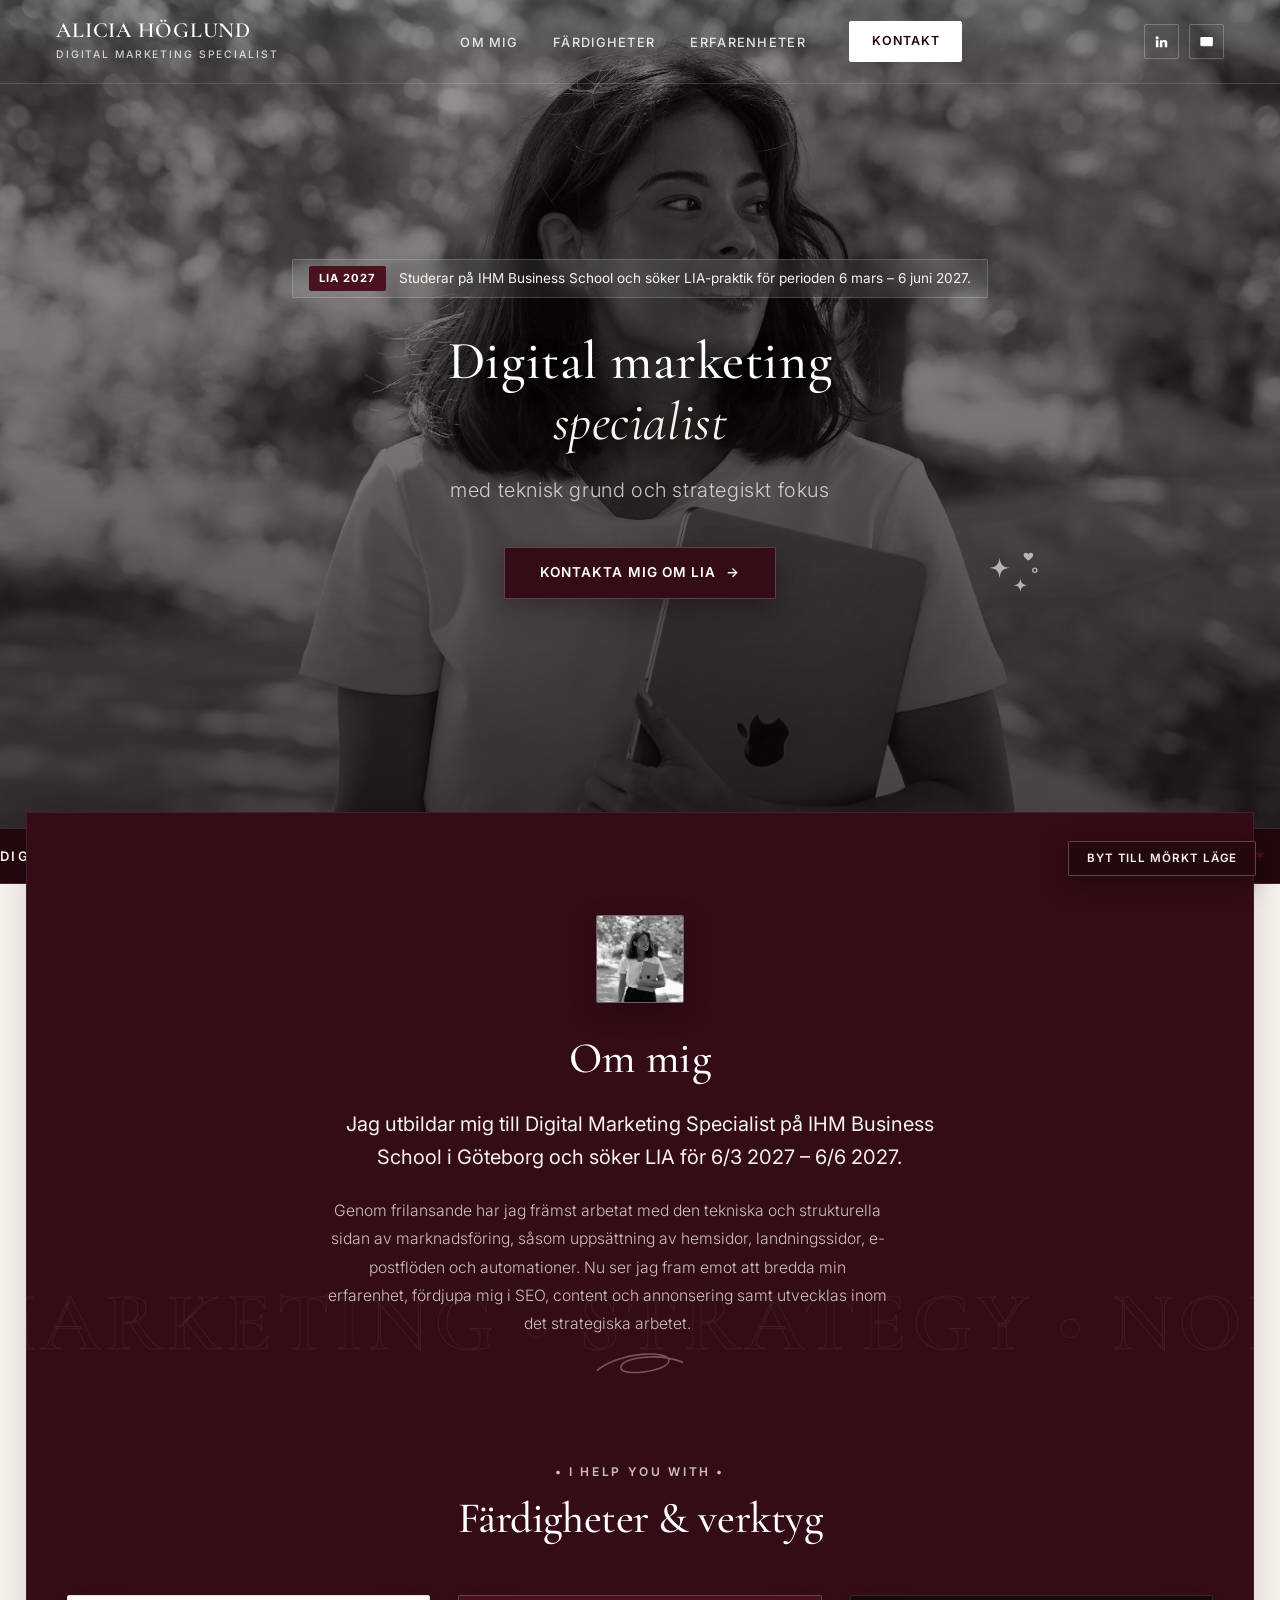
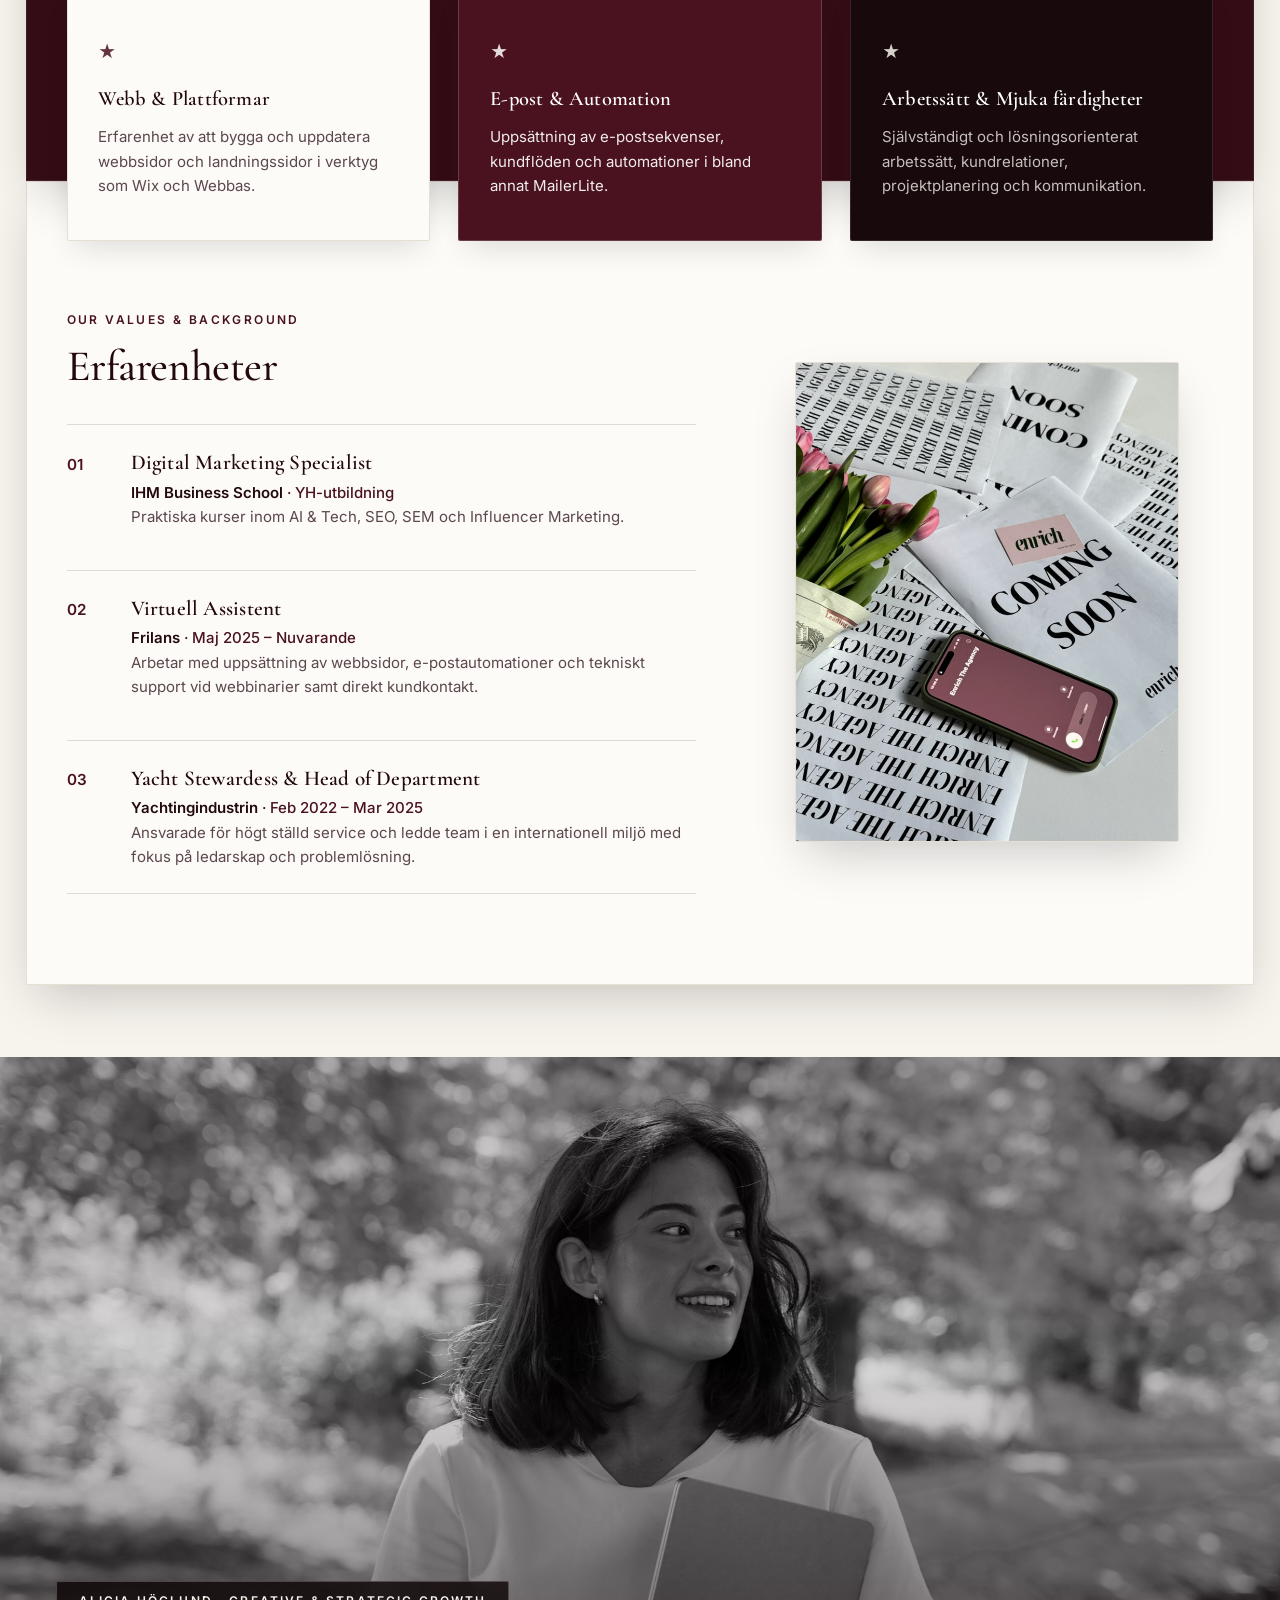
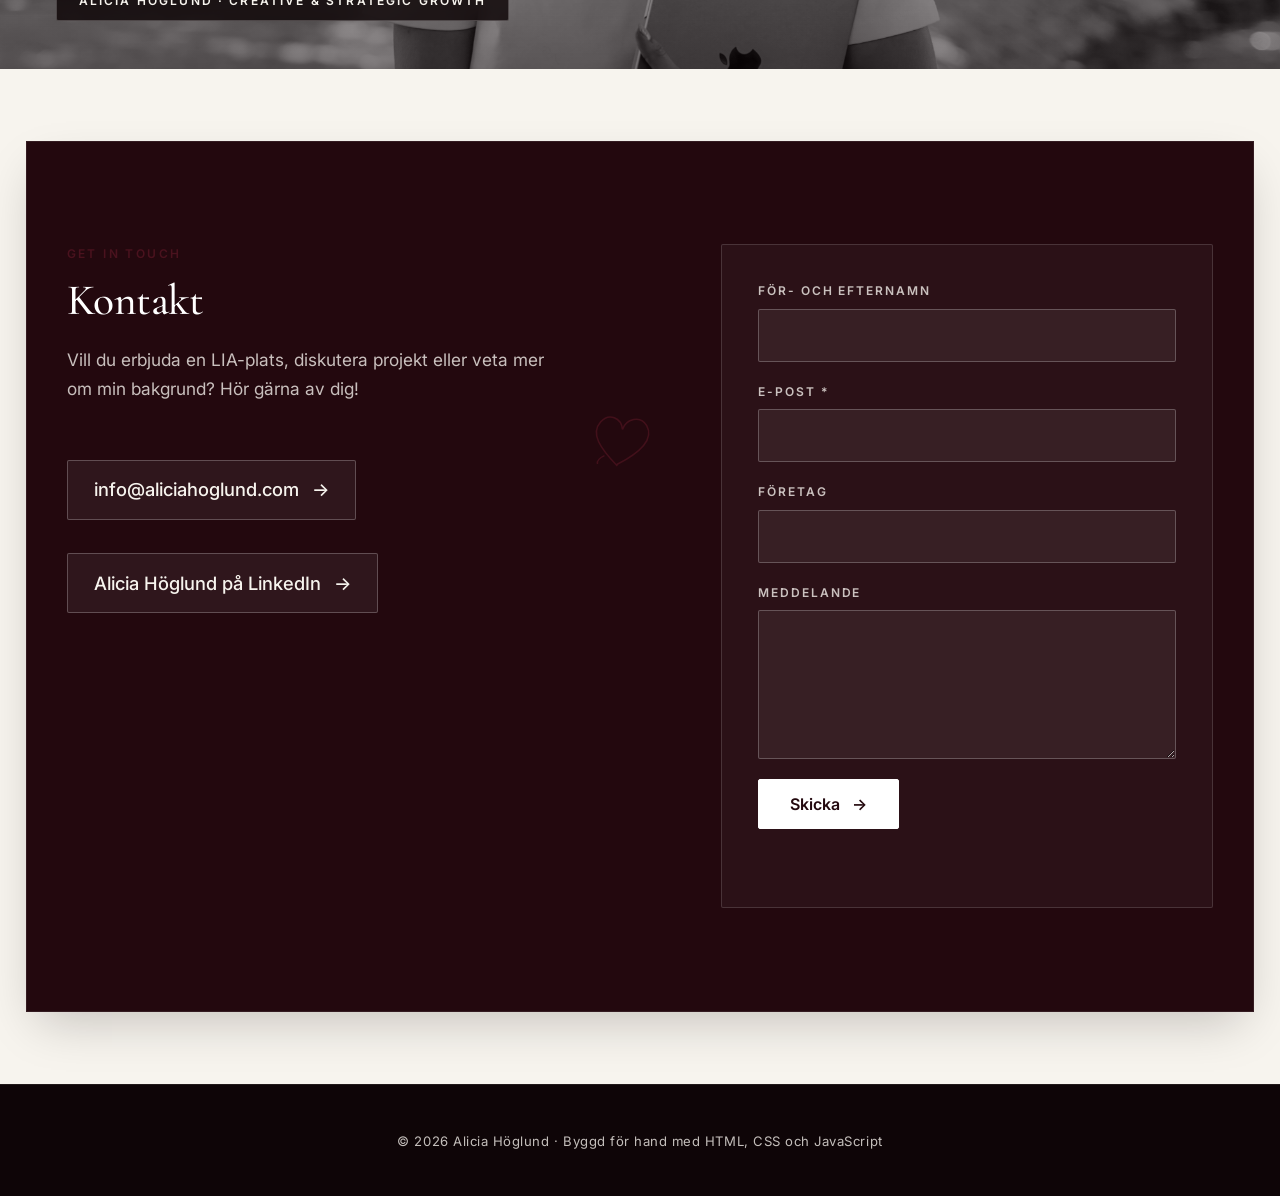
<file: ihm- alicia/index.html>
<!DOCTYPE html>
<html lang="sv">

<head>
    <meta charset="utf-8">
    <meta name="viewport" content="width=device-width, initial-scale=1">
    <title>Alicia Höglund – Digital Marketing Specialist-student i Göteborg</title>
    <meta name="description"
        content="Alicia Höglund studerar till Digital Marketing Specialist på IHM Business School och söker LIA för perioden 6 mars – 6 juni 2027.">
    <link rel="preconnect" href="https://fonts.googleapis.com">
    <link rel="preconnect" href="https://fonts.gstatic.com" crossorigin>
    <!-- Elegant editorial typography: Cormorant Garamond & Playfair Display for headings & Inter for body -->
    <link
        href="https://fonts.googleapis.com/css2?family=Cormorant+Garamond:ital,wght@0,400;0,500;0,600;0,700;1,400;1,600&family=Playfair+Display:ital,wght@0,400;0,500;0,600;1,400&family=Inter:wght@300;400;500;600;700&display=swap"
        rel="stylesheet">
    <link rel="stylesheet" href="style.css">
    <script defer src="script.js"></script>
    <!-- Google Tag Manager -->
    <script>(function (w, d, s, l, i) {
            w[l] = w[l] || []; w[l].push({
                'gtm.start':
                    new Date().getTime(), event: 'gtm.js'
            }); var f = d.getElementsByTagName(s)[0],
                j = d.createElement(s), dl = l != 'dataLayer' ? '&l=' + l : ''; j.async = true; j.src =
                    'https://www.googletagmanager.com/gtm.js?id=' + i + dl; f.parentNode.insertBefore(j, f);
        })(window, document, 'script', 'dataLayer', 'GTM-TNJ3Q36C');</script>
    <!-- End Google Tag Manager -->
</head>

<body>
    <!-- Google Tag Manager (noscript) -->
    <noscript><iframe src="https://www.googletagmanager.com/ns.html?id=GTM-TNJ3Q36C" height="0" width="0"
            style="display:none;visibility:hidden"></iframe></noscript>
    <!-- End Google Tag Manager (noscript) -->

    <header class="sidhuvud">
        <div class="sidhuvud-inre">
            <div class="logotyp">
                <h1><a href="#">Alicia Höglund</a></h1>
                <p class="roll">Digital Marketing Specialist</p>
            </div>

            <nav class="meny" aria-label="Huvudmeny">
                <ul>
                    <li><a href="#om">Om mig</a></li>
                    <li><a href="#skills">Färdigheter</a></li>
                    <li><a href="#erfarenheter">Erfarenheter</a></li>
                    <li class="meny-knapp"><a href="#kontakt">Kontakt</a></li>
                </ul>
            </nav>

            <ul class="sociala">
                <li>
                    <a href="https://www.linkedin.com/in/alicia-h%C3%B6glund-6095733b4/" target="_blank" rel="noopener"
                        aria-label="LinkedIn">
                        <svg viewBox="0 0 24 24" aria-hidden="true">
                            <path
                                d="M4.98 3.5a2.5 2.5 0 1 1 0 5 2.5 2.5 0 0 1 0-5zM3 9.75h4v11H3zM9.5 9.75h3.8v1.5h.05c.53-1 1.83-1.75 3.4-1.75 3.6 0 4.25 2.25 4.25 5.2v6.05h-4v-5.35c0-1.28-.03-2.9-1.8-2.9-1.8 0-2.05 1.38-2.05 2.8v5.45h-4z" />
                        </svg>
                    </a>
                </li>
                <li>
                    <a href="mailto:info@aliciahoglund.com" aria-label="E-post">
                        <svg viewBox="0 0 24 24" aria-hidden="true" fill="none" stroke="currentColor"
                            stroke-width="1.6">
                            <rect x="3" y="5.5" width="18" height="13" rx="1" />
                            <path d="M3.5 6.5l8.5 6.5 8.5-6.5" />
                        </svg>
                    </a>
                </li>
            </ul>
        </div>
    </header>

    <main>
        <!-- Hero: Alicia-08.jpg som bakgrund med mjuk parallax-scroll, ren sans-serif (Helvetica) -->
        <section class="intro parallax-block" data-parallax="true">
            <div class="intro-bg-lager" aria-hidden="true">
                <img src="images/Alicia-08.jpg" alt="Alicia Höglund" class="parallax-img" width="4900" height="3267">
                <div class="intro-overdrag"></div>
            </div>

            <div class="inre intro-innehall">
                <div class="intro-kicker-rad">
                    <span class="intro-badge">LIA 2027</span>
                    <p class="intro-etikett">Studerar på IHM Business School och söker LIA-praktik för perioden 6 mars –
                        6 juni 2027.</p>
                </div>

                <h2 class="intro-titel">
                    <span class="rad"><span>Digital marketing</span></span>
                    <span class="rad rad-2"><span>specialist</span></span>
                </h2>

                <p class="intro-underrubrik">med teknisk grund och strategiskt fokus</p>

                <div class="intro-handling">
                    <a class="knapp" href="#kontakt">Kontakta mig om LIA</a>
                </div>

                <figure class="intro-bild-dekor" aria-hidden="true">
                    <svg class="doodle gnistor" viewBox="0 0 80 80" aria-hidden="true">
                        <path d="M22 18c1 9 4 12 13 13-9 1-12 4-13 13-1-9-4-12-13-13 9-1 12-4 13-13z" />
                        <path d="M48 44c.7 6 2.7 8 8.7 8.7-6 .7-8 2.7-8.7 8.7-.7-6-2.7-8-8.7-8.7 6-.7 8-2.7 8.7-8.7z" />
                        <path d="M58 14c2-3 6-2 6 1 0 3-6 7-6 7s-6-4-6-7c0-3 4-4 6-1z" />
                        <circle cx="66" cy="34" r="2.6" fill="none" stroke="currentColor" stroke-width="1.6" />
                    </svg>
                </figure>
            </div>
        </section>

        <!-- Rullande band (dekorativ löpare) -->
        <div class="band" aria-hidden="true">
            <div class="band-spar">
                <span>Digital Marketing Specialist</span><span>IHM Business School</span>
                <span>Digital Marketing Specialist</span><span>IHM Business School</span>
                <span>Digital Marketing Specialist</span><span>IHM Business School</span>
                <span>Digital Marketing Specialist</span><span>IHM Business School</span>
            </div>
        </div>

        <!-- STORT MÖRKT VINRÖTT BLOCK (Celeste Noir-inspiration):
             Innehåller Om mig och övergår sömlöst till Färdigheter & Verktyg med 3 överlappande tjänstekort -->
        <div class="block-omslag-vinrod">
            <!-- Om mig -->
            <section id="om" class="sektion-om">
                <div class="vattenmarke" aria-hidden="true">DIGITAL MARKETING • STRATEGY • NOIR STUDIO</div>

                <div class="inre om-inre">
                    <div class="avatar-ram">
                        <img src="images/Alicia-08.jpg" alt="Alicia Höglund avatar" class="avatar-bild">
                    </div>

                    <div class="om-text" data-reveal>
                        <h2>Om mig</h2>
                        <p class="om-ingress">Jag utbildar mig till Digital Marketing Specialist på IHM Business School
                            i Göteborg och söker
                            LIA för
                            6/3 2027 – 6/6 2027.</p>
                        <p class="om-brod">Genom frilansande har jag främst arbetat med den tekniska och strukturella
                            sidan av
                            marknadsföring, såsom
                            uppsättning av hemsidor, landningssidor, e-postflöden och automationer. Nu ser jag fram emot
                            att
                            bredda
                            min erfarenhet, fördjupa mig i SEO, content och annonsering samt utvecklas inom det
                            strategiska
                            arbetet.
                        </p>
                    </div>

                    <svg class="doodle snurr" viewBox="0 0 120 50" aria-hidden="true">
                        <path d="M6 32C34 8 98 6 96 20c-2 14-62 20-60 8C38 14 88 10 114 22" />
                    </svg>
                </div>
            </section>

            <!-- Färdigheter & verktyg (De 3 överlappande tjänstekorten vid blockets nederkant) -->
            <section id="skills" class="sektion-skills">
                <div class="inre">
                    <div class="skills-rubrik-omslag" data-reveal>
                        <p class="skills-underrubrik-kicker">• I HELP YOU WITH •</p>
                        <h2>Färdigheter & verktyg</h2>
                    </div>

                    <div class="rutnat skills-rutnat">
                        <article class="kort kort-kram" data-reveal>
                            <div class="kort-stjarna" aria-hidden="true">★</div>
                            <h3>Webb & Plattformar</h3>
                            <p>Erfarenhet av att bygga och uppdatera webbsidor och landningssidor i verktyg som Wix och
                                Webbas.
                            </p>
                        </article>

                        <article class="kort kort-vinrod" data-reveal>
                            <div class="kort-stjarna" aria-hidden="true">★</div>
                            <h3>E-post & Automation</h3>
                            <p>Uppsättning av e-postsekvenser, kundflöden och automationer i bland annat MailerLite.</p>
                        </article>

                        <article class="kort kort-noir" data-reveal>
                            <div class="kort-stjarna" aria-hidden="true">★</div>
                            <h3>Arbetssätt & Mjuka färdigheter</h3>
                            <p>Självständigt och lösningsorienterat arbetssätt, kundrelationer, projektplanering och
                                kommunikation.</p>
                        </article>
                    </div>
                </div>
            </section>
        </div>

        <!-- Erfarenheter: Ljust krämvitt block med rundade hörn, redaktionell lista och porträttbild -->
        <section id="erfarenheter" class="sektionsblock block-kram">
            <div class="inre erf-inre">
                <div class="erf-vänster">
                    <p class="erf-kicker">OUR VALUES & BACKGROUND</p>
                    <h2>Erfarenheter</h2>

                    <ul class="erf-lista">
                        <li class="kort erf-rad" data-reveal>
                            <span class="rad-nummer">01</span>
                            <div class="rad-innehall">
                                <h3>Digital Marketing Specialist</h3>
                                <p class="erf-meta"><strong>IHM Business School</strong> · YH-utbildning</p>
                                <p>Praktiska kurser inom AI & Tech, SEO, SEM och Influencer Marketing.</p>
                            </div>
                        </li>

                        <li class="kort erf-rad" data-reveal>
                            <span class="rad-nummer">02</span>
                            <div class="rad-innehall">
                                <h3>Virtuell Assistent</h3>
                                <p class="erf-meta"><strong>Frilans</strong> · Maj 2025 – Nuvarande</p>
                                <p>Arbetar med uppsättning av webbsidor, e-postautomationer och tekniskt support vid
                                    webbinarier
                                    samt direkt kundkontakt.</p>
                            </div>
                        </li>

                        <li class="kort erf-rad" data-reveal>
                            <span class="rad-nummer">03</span>
                            <div class="rad-innehall">
                                <h3>Yacht Stewardess & Head of Department</h3>
                                <p class="erf-meta"><strong>Yachtingindustrin</strong> · Feb 2022 – Mar 2025</p>
                                <p>Ansvarade för högt ställd service och ledde team i en internationell miljö med fokus
                                    på
                                    ledarskap
                                    och problemlösning.</p>
                            </div>
                        </li>
                    </ul>
                </div>

                <div class="erf-hoger" data-reveal>
                    <figure class="erf-bild-ram">
                        <img src="images/brand shoot.jpeg" alt="Alicia Höglund editorial brand shoot" class="erf-foto"
                            width="736" height="981">
                    </figure>
                </div>
            </div>
        </section>

        <!-- Fullbreddssektionen: Alicia-08.jpg med mjuk och följsam parallax-scroll -->
        <section class="fullbredd-sektion parallax-block" data-parallax="true"
            aria-label="Alicia Höglund fullbreddsfotografi">
            <div class="fullbredd-parallax-lager" aria-hidden="true">
                <img src="images/Alicia-08.jpg" alt="Alicia Höglund fullbredd" class="parallax-img fullbredd-bild"
                    width="4900" height="3267">
                <div class="fullbredd-overdrag"></div>
            </div>
            <div class="fullbredd-innehall">
                <div class="fullbredd-etikett">ALICIA HÖGLUND · CREATIVE & STRATEGIC GROWTH</div>
            </div>
        </section>

        <!-- Kontakt: Mörkt vinrött/noir block med rundade hörn och eleganta pillerknappar -->
        <section id="kontakt" class="sektionsblock block-kontakt">
            <div class="inre kontakt-inre">
                <div class="kontakt-vanster">
                <div class="kontakt-text" data-reveal>
                    <p class="kontakt-kicker">GET IN TOUCH</p>
                    <h2>Kontakt</h2>
                    <p>Vill du erbjuda en LIA-plats, diskutera projekt eller veta mer om min bakgrund? Hör gärna av dig!
                    </p>
                </div>

                <div class="kontakt-lankar" data-reveal>
                    <svg class="doodle hjarta" viewBox="0 0 100 90" aria-hidden="true">
                        <path d="M50 82C22 60 6 42 18 24 28 9 46 14 50 30c3-15 22-24 33-10 13 17-3 38-34 60" />
                        <path d="M30 70c-6 4-10 9-8 13" />
                    </svg>
                    <p class="kontakt-mejl"><a href="mailto:info@aliciahoglund.com">info@aliciahoglund.com</a></p>
                    <p class="kontakt-lank"><a href="https://www.linkedin.com/in/alicia-h%C3%B6glund-6095733b4/"
                            target="_blank" rel="noopener">Alicia Höglund på LinkedIn</a></p>
                </div>
                </div>

                <!-- Kontaktformulär: skickas till HubSpot (portal 149565941) via script.js -->
                <form class="kontakt-formular" id="kontaktformular" novalidate data-reveal>
                    <div class="falt">
                        <label for="kf-namn">För- och efternamn</label>
                        <input id="kf-namn" name="for_och_efternamn" type="text" autocomplete="name">
                    </div>
                    <div class="falt">
                        <label for="kf-epost">E-post <span aria-hidden="true">*</span></label>
                        <input id="kf-epost" name="email" type="email" autocomplete="email" required>
                    </div>
                    <div class="falt">
                        <label for="kf-foretag">Företag</label>
                        <input id="kf-foretag" name="company" type="text" autocomplete="organization">
                    </div>
                    <div class="falt">
                        <label for="kf-meddelande">Meddelande</label>
                        <textarea id="kf-meddelande" name="message" rows="5"></textarea>
                    </div>
                    <!-- Honungsfälla mot spambotar – syns inte för besökare -->
                    <div class="falt-dold" aria-hidden="true">
                        <label for="kf-webb">Lämna tomt</label>
                        <input id="kf-webb" name="webbplats" type="text" tabindex="-1" autocomplete="off">
                    </div>
                    <button class="formular-knapp" type="submit">Skicka</button>
                    <p class="formular-status" role="status" aria-live="polite"></p>
                </form>
            </div>
        </section>
    </main>

    <footer>
        <p>© 2026 Alicia Höglund · Byggd för hand med HTML, CSS och JavaScript</p>
    </footer>

    <button id="tema" type="button" hidden>Byt till mörkt läge</button>
</body>

</html>
</file>
<file: ihm- alicia/style.css>
/* ==========================================================================
   ALICIA HÖGLUND — EDITORIAL REDESIGN (REFINED LUXURY EDITION)
   - Blockdesign med kontraster: Mörkt vinrött/brunt, krämvitt och noir
   - Hörn & Form: Raka och minimalistiska hörn (0–2px) för en sofistikerad stil
   - Typografi: Elegant serif (Cormorant Garamond / Playfair) för rubriker,
     proportionerlig och balanserad storlek, ren modern sans-serif (Inter) för brödtext
   - Transparent Header: Ligger direkt över hero-sektionen ovanpå Alicia-08.jpg
   - Överlappande sektioner och tjänstekort med vertikalt djup
   - Markant och kraftfull Parallax / Fixed Effect på bakgrundsbilder
   ========================================================================== */

/* 1 · Reset & Grundläggande box-modell */
*,
*::before,
*::after {
    box-sizing: border-box;
}

/* 2 · Designsystem & Färgpalett */
:root {
    /* Färgpalett: Vinrött/brunt, Krämvitt & Djup Noir */
    --vinrod-mork: #23080e;       /* Djupaste bordeaux/mörkbrun */
    --vinrod: #340c15;            /* Rik vinröd för sektionsblock */
    --vinrod-kort: #4a121e;       /* Tjänstekort & accenter */
    --vinrod-accent: #661829;     /* Hover & interaktiva element */
    --vinrod-linje: rgba(52, 12, 21, 0.15);

    --kram-bas: #f7f4ee;          /* Varm krämvit grundbakgrund */
    --kram-yta: #fcfbf8;          /* Ljusa sektionsblock & kort */
    --kram-kant: #e6dfd2;         /* Minimalistisk ram */
    --kram-text: #f7f4ee;         /* Text på mörka ytor */
    --kram-dampad: rgba(247, 244, 238, 0.78);

    --noir-djup: #0e0507;         /* Djupaste natt/espresso */
    --noir-kort: #17090c;         /* Mörkt choklad/noir-kort */
    --noir-text: #1a080d;         /* Brödtext på ljus yta */
    --noir-dampad: #5c474d;       /* Sekundärtext på ljus yta */

    /* Typografi: Elegant serif för rubriker & ren sans-serif för brödtext */
    --font-serif: "Cormorant Garamond", "Playfair Display", Didot, "Bodoni MT", Georgia, serif;
    --font-sans: "Inter", -apple-system, BlinkMacSystemFont, "Segoe UI", Roboto, Helvetica, Arial, sans-serif;

    /* Raka / lätt rundade minimalistiska hörn (inga runda bubblor) */
    --radie-block: 0px;
    --radie-kort: 2px;
    --radie-knapp: 2px;
    --radie-liten: 2px;

    /* Spacing & Bredd */
    --max-bredd: 78rem;
    --spalt-luft: clamp(1.2rem, 3.5vw, 2.5rem);
    --skugga-svavande: 0 20px 48px -12px rgba(14, 5, 7, 0.22);
    --skugga-kort: 0 12px 30px -8px rgba(14, 5, 7, 0.14);
}

/* Mörkt tema override (tillgänglighet) */
body.morkt {
    --kram-bas: #120608;
    --kram-yta: #1c0a0f;
    --kram-kant: rgba(247, 244, 238, 0.12);
    --noir-text: #f7f4ee;
    --noir-dampad: rgba(247, 244, 238, 0.75);
    --vinrod-linje: rgba(247, 244, 238, 0.15);
}

/* 3 · Grundstil & HTML */
html {
    scroll-behavior: smooth;
    background: var(--kram-bas);
}

body {
    margin: 0;
    padding: 0;
    font-family: var(--font-sans);
    font-size: 1rem;
    line-height: 1.68;
    color: var(--noir-text);
    background: var(--kram-bas);
    -webkit-font-smoothing: antialiased;
    -moz-osx-font-smoothing: grayscale;
    overflow-x: hidden;
}

/* Elegant serif för rubriker (mindre och proportionerliga i storlek) */
h1,
h2,
h3,
h4 {
    font-family: var(--font-serif);
    font-weight: 500;
    line-height: 1.2;
    letter-spacing: -0.01em;
    margin: 0;
}

p {
    margin: 0 0 1rem;
}

p:last-child {
    margin-bottom: 0;
}

a {
    color: inherit;
    text-decoration: none;
    transition: color 0.25s ease, opacity 0.25s ease, background 0.25s ease, border-color 0.25s ease;
}

img {
    max-width: 100%;
    height: auto;
    display: block;
}

figure {
    margin: 0;
}

.inre {
    max-width: var(--max-bredd);
    margin: 0 auto;
    padding: 0 var(--spalt-luft);
    position: relative;
}

section[id] {
    scroll-margin-top: 5rem;
}

/* 4 · Transparent Header (Placerad direkt över hero-sektionen) */
.sidhuvud {
    position: absolute;
    top: 0;
    left: 0;
    width: 100%;
    z-index: 100;
    background: transparent;
    border-bottom: 1px solid rgba(255, 255, 255, 0.14);
    color: #ffffff;
    transition: background 0.4s ease, backdrop-filter 0.4s ease, border-color 0.4s ease, transform 0.3s ease;
}

/* Mjuk tonad övergång vid scroll ner på sidan */
.sidhuvud.har-scrollat {
    position: fixed;
    top: 0;
    background: rgba(14, 5, 7, 0.92);
    backdrop-filter: blur(18px);
    -webkit-backdrop-filter: blur(18px);
    border-bottom: 1px solid rgba(255, 255, 255, 0.08);
    box-shadow: 0 4px 20px rgba(0, 0, 0, 0.35);
}

.sidhuvud-inre {
    display: flex;
    align-items: center;
    justify-content: space-between;
    gap: 2rem;
    max-width: var(--max-bredd);
    margin: 0 auto;
    padding: 1.25rem var(--spalt-luft);
}

.logotyp h1 {
    font-family: var(--font-serif);
    font-size: 1.35rem;
    font-weight: 600;
    letter-spacing: 0.04em;
    text-transform: uppercase;
    line-height: 1;
}

.logotyp h1 a {
    color: #ffffff;
}

.logotyp .roll {
    font-family: var(--font-sans);
    margin: 0.25rem 0 0;
    font-size: 0.65rem;
    letter-spacing: 0.18em;
    text-transform: uppercase;
    color: rgba(255, 255, 255, 0.75);
    font-weight: 500;
}

.meny {
    display: flex;
    align-items: center;
}

.meny ul {
    display: flex;
    align-items: center;
    gap: 2.2rem;
    list-style: none;
    margin: 0;
    padding: 0;
}

.meny a {
    font-family: var(--font-sans);
    font-size: 0.8rem;
    font-weight: 500;
    letter-spacing: 0.1em;
    text-transform: uppercase;
    color: rgba(255, 255, 255, 0.85);
    padding: 0.3rem 0;
    position: relative;
}

.meny a::after {
    content: "";
    position: absolute;
    bottom: 0;
    left: 0;
    width: 0%;
    height: 1px;
    background: #ffffff;
    transition: width 0.25s ease;
}

.meny a:hover {
    color: #ffffff;
}

.meny a:hover::after {
    width: 100%;
}

.meny .meny-knapp {
    margin-left: 0.5rem;
}

.meny .meny-knapp a {
    display: inline-flex;
    align-items: center;
    padding: 0.55rem 1.35rem;
    border-radius: var(--radie-knapp);
    background: #ffffff;
    color: var(--vinrod-mork);
    font-weight: 600;
    font-size: 0.78rem;
    letter-spacing: 0.08em;
    border: 1px solid #ffffff;
    transition: transform 0.25s ease, background 0.25s ease, color 0.25s ease;
}

.meny .meny-knapp a::after {
    display: none;
}

.meny .meny-knapp a:hover {
    background: transparent;
    color: #ffffff;
    transform: translateY(-2px);
    box-shadow: 0 4px 16px rgba(255, 255, 255, 0.18);
}

.sociala {
    display: flex;
    align-items: center;
    gap: 0.6rem;
    list-style: none;
    margin: 0;
    padding: 0;
}

.sociala a {
    display: grid;
    place-items: center;
    width: 2.2rem;
    height: 2.2rem;
    border-radius: var(--radie-knapp);
    border: 1px solid rgba(255, 255, 255, 0.24);
    color: #ffffff;
    transition: background 0.25s ease, border-color 0.25s ease, transform 0.25s ease;
}

.sociala a:hover {
    background: rgba(255, 255, 255, 0.15);
    border-color: #ffffff;
    transform: translateY(-2px);
}

.sociala svg {
    width: 0.95rem;
    height: 0.95rem;
    fill: currentColor;
}

/* Diskret temaknapp */
#tema {
    position: fixed;
    right: 1.5rem;
    bottom: 1.5rem;
    z-index: 99;
    padding: 0.6rem 1.1rem;
    font-size: 0.72rem;
    font-family: var(--font-sans);
    font-weight: 600;
    text-transform: uppercase;
    letter-spacing: 0.08em;
    border-radius: var(--radie-knapp);
    background: var(--vinrod-mork);
    color: var(--kram-text);
    border: 1px solid rgba(255, 255, 255, 0.25);
    box-shadow: 0 8px 24px rgba(0, 0, 0, 0.35);
    cursor: pointer;
    transition: transform 0.25s ease, background 0.25s ease;
}

#tema:hover {
    transform: translateY(-2px);
    background: var(--vinrod-accent);
}

/* 5 · Hero-sektion med Alicia-08.jpg och Markant Parallax / Fixed Effect */
.intro {
    position: relative;
    min-height: clamp(640px, 92vh, 920px);
    display: flex;
    align-items: center;
    justify-content: center;
    overflow: hidden;
    padding: clamp(7.5rem, 14vh, 10rem) 0 clamp(6rem, 10vh, 8.5rem);
    color: var(--kram-text);
    background: var(--noir-djup);
}

/* Parallax-lager för bakgrundsbilden */
.intro-bg-lager {
    position: absolute;
    top: -15%;
    left: 0;
    width: 100%;
    height: 145%;
    overflow: hidden;
    pointer-events: none;
    z-index: 1;
}

.parallax-img {
    width: 100%;
    height: 100%;
    object-fit: cover;
    object-position: center 25%;
    transform: translate3d(0, var(--parallax-y, 0px), 0) scale(1.06);
    will-change: transform;
}

.intro-overdrag {
    position: absolute;
    inset: 0;
    background: linear-gradient(
        180deg,
        rgba(14, 5, 7, 0.38) 0%,
        rgba(14, 5, 7, 0.52) 40%,
        rgba(14, 5, 7, 0.88) 100%
    );
    z-index: 2;
}

.intro-innehall {
    position: relative;
    z-index: 5;
    width: 100%;
    display: flex;
    flex-direction: column;
    align-items: center;
    text-align: center;
    max-width: 54rem;
    margin: 0 auto;
}

.intro-kicker-rad {
    display: inline-flex;
    align-items: center;
    gap: 0.8rem;
    background: rgba(255, 255, 255, 0.08);
    backdrop-filter: blur(10px);
    -webkit-backdrop-filter: blur(10px);
    border: 1px solid rgba(255, 255, 255, 0.18);
    border-radius: var(--radie-knapp);
    padding: 0.35rem 1rem;
    margin-bottom: 2rem;
}

.intro-badge {
    background: var(--vinrod-kort);
    color: #ffffff;
    font-family: var(--font-sans);
    font-size: 0.7rem;
    font-weight: 700;
    letter-spacing: 0.1em;
    text-transform: uppercase;
    padding: 0.2rem 0.6rem;
    border-radius: var(--radie-knapp);
}

.intro-etikett {
    margin: 0;
    font-family: var(--font-sans);
    font-size: 0.85rem;
    font-weight: 400;
    color: var(--kram-text);
}

/* Proportionerlig, sofistikerad serif-rubrik */
.intro-titel {
    font-family: var(--font-serif);
    font-size: clamp(2.1rem, 4.2vw, 3.4rem);
    font-weight: 500;
    line-height: 1.14;
    letter-spacing: 0.01em;
    text-transform: none;
    margin-bottom: 1.35rem;
    color: #ffffff;
    text-shadow: 0 4px 24px rgba(0, 0, 0, 0.45);
}

.intro-titel .rad {
    display: block;
}

.intro-titel .rad-2 {
    display: block;
    font-style: italic;
    font-weight: 400;
    color: var(--kram-text);
}

.intro-underrubrik {
    font-family: var(--font-sans);
    font-size: clamp(1rem, 1.8vw, 1.25rem);
    font-weight: 300;
    letter-spacing: 0.03em;
    color: var(--kram-dampad);
    max-width: 36ch;
    margin: 0 0 2.2rem;
}

.intro-handling {
    margin-top: 0.25rem;
}

/* Minimalistisk rätvinklig knapp */
.knapp {
    display: inline-flex;
    align-items: center;
    gap: 0.6rem;
    padding: 0.85rem 2.2rem;
    border-radius: var(--radie-knapp);
    background: var(--vinrod);
    color: #ffffff;
    font-family: var(--font-sans);
    font-size: 0.85rem;
    font-weight: 600;
    letter-spacing: 0.08em;
    text-transform: uppercase;
    border: 1px solid rgba(255, 255, 255, 0.22);
    box-shadow: 0 10px 28px rgba(0, 0, 0, 0.35);
    transition: transform 0.25s ease, background 0.25s ease, box-shadow 0.25s ease;
}

.knapp::after {
    content: "→";
    display: inline-block;
    transition: transform 0.25s ease;
}

.knapp:hover {
    background: var(--vinrod-accent);
    transform: translateY(-2px);
    box-shadow: 0 14px 34px rgba(74, 18, 30, 0.45);
}

.knapp:hover::after {
    transform: translateX(4px);
}

.intro-bild-dekor {
    position: absolute;
    right: 3%;
    bottom: -1rem;
    pointer-events: none;
    opacity: 0.65;
}

.gnistor {
    width: 4rem;
    height: 4rem;
    fill: var(--kram-text);
}

/* 6 · Rullande band (Dekorativ stilren löpare) */
.band {
    overflow: hidden;
    background: var(--vinrod-mork);
    border-top: 1px solid rgba(255, 255, 255, 0.12);
    border-bottom: 1px solid rgba(255, 255, 255, 0.12);
    padding: 1rem 0;
    color: var(--kram-text);
    position: relative;
    z-index: 5;
}

.band-spar {
    display: flex;
    width: max-content;
    animation: rulla 35s linear infinite;
}

.band-spar span {
    display: flex;
    align-items: center;
    font-family: var(--font-sans);
    font-size: 0.82rem;
    font-weight: 600;
    letter-spacing: 0.18em;
    text-transform: uppercase;
    white-space: nowrap;
}

.band-spar span::after {
    content: "✶";
    margin: 0 2.2rem;
    font-size: 0.8rem;
    color: var(--vinrod-kort);
}

@keyframes rulla {
    to {
        transform: translateX(-50%);
    }
}

/* 7 · MÖRKT VINRÖTT BLOCK (Celeste Noir-inspiration med raka/rena hörn & vertikal överlappning) */
.block-omslag-vinrod {
    background: var(--vinrod);
    color: var(--kram-text);
    border-radius: var(--radie-block);
    max-width: var(--max-bredd);
    width: calc(100% - clamp(1.5rem, 4vw, 4rem));
    margin: -4.5rem auto 0; /* Subtil vertikal överlappning uppåt mot Heron */
    position: relative;
    z-index: 10;
    box-shadow: var(--skugga-svavande);
    border: 1px solid rgba(255, 255, 255, 0.08);
    overflow: visible; /* Tillåter de 3 korten att hänga ut över kanten */
    padding-top: clamp(4.5rem, 8vw, 6.5rem);
    padding-bottom: 0;
}

/* Vattenmärke / Ghost-text i bakgrunden */
.vattenmarke {
    position: absolute;
    bottom: 2rem;
    left: 50%;
    transform: translateX(-50%);
    font-family: var(--font-serif);
    font-size: clamp(2.8rem, 6.5vw, 6rem);
    font-weight: 600;
    letter-spacing: 0.06em;
    text-transform: uppercase;
    color: transparent;
    -webkit-text-stroke: 1px rgba(247, 244, 238, 0.07);
    white-space: nowrap;
    pointer-events: none;
    z-index: 1;
    user-select: none;
}

.sektion-om {
    position: relative;
    padding-bottom: 2.5rem;
}

.om-inre {
    position: relative;
    z-index: 3;
    display: flex;
    flex-direction: column;
    align-items: center;
    text-align: center;
    max-width: 52rem;
}

/* Elegant minimalistisk avatarram */
.avatar-ram {
    width: 5.5rem;
    height: 5.5rem;
    border-radius: 2px;
    overflow: hidden;
    border: 1px solid rgba(255, 255, 255, 0.35);
    margin-bottom: 1.8rem;
    box-shadow: 0 8px 24px rgba(0, 0, 0, 0.3);
}

.avatar-bild {
    width: 100%;
    height: 100%;
    object-fit: cover;
    object-position: center 25%;
}

.om-text h2 {
    font-family: var(--font-serif);
    font-size: clamp(1.9rem, 3.4vw, 2.75rem);
    font-weight: 500;
    letter-spacing: 0.01em;
    margin-bottom: 1.5rem;
    color: #ffffff;
}

.om-ingress {
    font-family: var(--font-sans);
    font-size: clamp(1.05rem, 1.8vw, 1.25rem);
    font-weight: 400;
    line-height: 1.62;
    color: var(--kram-text);
    margin-bottom: 1.5rem;
    max-width: 48ch;
}

.om-brod {
    font-family: var(--font-sans);
    font-size: 0.98rem;
    font-weight: 300;
    line-height: 1.8;
    color: var(--kram-dampad);
    max-width: 56ch;
    margin-bottom: 1.2rem;
}

.snurr {
    width: 6rem;
    height: 2.5rem;
    stroke: rgba(247, 244, 238, 0.32);
    fill: none;
    stroke-width: 2;
    margin-top: 0.4rem;
}

/* 8 · Färdigheter & Verktyg: De 3 överlappande tjänstekorten med raka hörn */
.sektion-skills {
    position: relative;
    padding-top: 2rem;
    padding-bottom: 0;
}

.skills-rubrik-omslag {
    text-align: center;
    margin-bottom: 3.2rem;
    position: relative;
    z-index: 3;
}

.skills-underrubrik-kicker {
    display: inline-block;
    font-family: var(--font-sans);
    font-size: 0.75rem;
    font-weight: 600;
    letter-spacing: 0.22em;
    text-transform: uppercase;
    color: var(--kram-dampad);
    margin-bottom: 0.6rem;
}

.skills-rubrik-omslag h2 {
    font-family: var(--font-serif);
    font-size: clamp(1.9rem, 3.4vw, 2.75rem);
    font-weight: 500;
    color: #ffffff;
}

/* Korten överlappar vertikalt mellan det vinröda blocket och nästa sektion */
.skills-rutnat {
    display: grid;
    grid-template-columns: repeat(3, 1fr);
    gap: 1.8rem;
    margin-bottom: -3.8rem; /* Subtil vertikal överlappning nedåt */
    position: relative;
    z-index: 25;
}

/* De 3 distinkta korten med minimalistiska 2px hörn */
.kort {
    position: relative;
    border-radius: var(--radie-kort);
    padding: clamp(2rem, 3.2vw, 2.8rem) clamp(1.6rem, 2.4vw, 2.2rem);
    display: flex;
    flex-direction: column;
    justify-content: flex-start;
    box-shadow: var(--skugga-kort);
    transition: transform 0.35s cubic-bezier(0.2, 0.8, 0.2, 1), box-shadow 0.35s ease;
}

.kort:hover {
    transform: translateY(-6px);
    box-shadow: 0 20px 42px -8px rgba(14, 5, 7, 0.22);
}

.kort-stjarna {
    font-size: 1.1rem;
    margin-bottom: 1.2rem;
    opacity: 0.85;
}

.kort h3 {
    font-family: var(--font-serif);
    font-size: clamp(1.22rem, 1.6vw, 1.42rem);
    font-weight: 600;
    letter-spacing: 0.01em;
    margin-bottom: 0.85rem;
    line-height: 1.25;
}

.kort p {
    font-family: var(--font-sans);
    font-size: 0.94rem;
    line-height: 1.65;
    margin: 0;
}

/* Kort 1: Krämvitt kort */
.kort-kram {
    background: var(--kram-yta);
    color: var(--vinrod-mork);
    border: 1px solid var(--kram-kant);
}

.kort-kram .kort-stjarna {
    color: var(--vinrod-kort);
}

.kort-kram h3 {
    color: var(--vinrod-mork);
}

.kort-kram p {
    color: var(--noir-dampad);
}

/* Kort 2: Vinrött kort */
.kort-vinrod {
    background: var(--vinrod-kort);
    color: #ffffff;
    border: 1px solid rgba(255, 255, 255, 0.18);
}

.kort-vinrod .kort-stjarna {
    color: #ffffff;
}

.kort-vinrod h3 {
    color: #ffffff;
}

.kort-vinrod p {
    color: rgba(255, 255, 255, 0.92);
}

/* Kort 3: Mörkt Noir / Chokladkort */
.kort-noir {
    background: var(--noir-kort);
    color: var(--kram-text);
    border: 1px solid rgba(255, 255, 255, 0.12);
}

.kort-noir .kort-stjarna {
    color: var(--kram-text);
}

.kort-noir h3 {
    color: #ffffff;
}

.kort-noir p {
    color: var(--kram-dampad);
}

/* 9 · Generella sektionsblock med raka minimalistiska hörn */
.sektionsblock {
    position: relative;
    border-radius: var(--radie-block);
    max-width: var(--max-bredd);
    width: calc(100% - clamp(1.5rem, 4vw, 4rem));
    margin-left: auto;
    margin-right: auto;
    padding: clamp(4.5rem, 8vw, 7.5rem) 0;
    overflow: hidden;
}

/* 10 · Erfarenheter: Ljust krämvitt block med redaktionell lista och bild */
.block-kram {
    background: var(--kram-yta);
    color: var(--noir-text);
    border: 1px solid var(--kram-kant);
    box-shadow: var(--skugga-svavande);
    position: relative;
    z-index: 5;
    margin-top: 0;
    padding-top: clamp(6.5rem, 10vw, 8.5rem); /* Tar emot de överlappande korten från blocket ovan */
    padding-bottom: clamp(4.5rem, 7vw, 6.5rem);
}

.erf-inre {
    display: grid;
    grid-template-columns: 1.25fr 0.9fr;
    gap: clamp(2.5rem, 5vw, 4.5rem);
    align-items: center;
}

.erf-kicker {
    font-family: var(--font-sans);
    font-size: 0.75rem;
    font-weight: 600;
    letter-spacing: 0.2em;
    text-transform: uppercase;
    color: var(--vinrod-kort);
    margin-bottom: 0.6rem;
}

.erf-vänster h2 {
    font-family: var(--font-serif);
    font-size: clamp(1.9rem, 3.4vw, 2.75rem);
    font-weight: 500;
    color: var(--vinrod-mork);
    margin-bottom: 2rem;
}

.erf-lista {
    list-style: none;
    padding: 0;
    margin: 0;
    display: flex;
    flex-direction: column;
    gap: 1rem;
}

/* Redaktionella rader */
.erf-rad {
    background: transparent;
    border: none;
    border-top: 1px solid rgba(52, 12, 21, 0.14);
    border-radius: 0;
    box-shadow: none;
    padding: 1.5rem 0;
    display: grid;
    grid-template-columns: 2.8rem 1fr;
    gap: 1.2rem;
    align-items: start;
    transition: background 0.25s ease, padding 0.25s ease;
}

.erf-rad:last-child {
    border-bottom: 1px solid rgba(52, 12, 21, 0.14);
}

.erf-rad:hover {
    transform: none;
    box-shadow: none;
    background: rgba(52, 12, 21, 0.025);
    padding-left: 0.8rem;
    padding-right: 0.8rem;
}

.rad-nummer {
    font-family: var(--font-sans);
    font-size: 0.95rem;
    font-weight: 600;
    color: var(--vinrod-kort);
    letter-spacing: 0.05em;
    padding-top: 0.15rem;
}

.rad-innehall h3 {
    font-family: var(--font-serif);
    font-size: 1.32rem;
    font-weight: 600;
    color: var(--vinrod-mork);
    text-transform: none;
    margin-bottom: 0.3rem;
}

.erf-meta {
    font-family: var(--font-sans);
    font-size: 0.85rem;
    color: var(--vinrod-kort);
    margin-bottom: 0.45rem;
    font-weight: 500;
}

.erf-meta strong {
    font-weight: 600;
    color: var(--vinrod-mork);
}

.rad-innehall p:last-child {
    font-family: var(--font-sans);
    font-size: 0.94rem;
    color: var(--noir-dampad);
    line-height: 1.62;
}

/* Porträttbild i högerkolumnen med raka/rena 2px hörn */
.erf-hoger {
    display: flex;
    justify-content: center;
}

.erf-bild-ram {
    width: 100%;
    max-width: 24rem;
    aspect-ratio: 4 / 5;
    border-radius: var(--radie-kort);
    overflow: hidden;
    box-shadow: var(--skugga-svavande);
    border: 1px solid var(--kram-kant);
}

.erf-foto {
    width: 100%;
    height: 100%;
    object-fit: cover;
    object-position: center 30%;
    transition: transform 0.6s ease;
}

.erf-bild-ram:hover .erf-foto {
    transform: scale(1.03);
}

/* 11 · Fullbreddssektionen: Alicia-08.jpg med Markant Parallax / Fixed Effect */
.fullbredd-sektion {
    position: relative;
    width: 100vw;
    margin-left: calc(-50vw + 50%);
    margin-right: calc(-50vw + 50%);
    height: clamp(440px, 68vh, 720px);
    overflow: hidden;
    margin-top: 4.5rem;
    margin-bottom: 4.5rem;
    z-index: 5;
    display: flex;
    align-items: flex-end;
}

.fullbredd-parallax-lager {
    position: absolute;
    top: -30%;
    left: 0;
    width: 100%;
    height: 160%;
    pointer-events: none;
    z-index: 1;
}

.fullbredd-bild {
    width: 100%;
    height: 100%;
    object-fit: cover;
    object-position: center 35%;
    transform: translate3d(0, var(--parallax-y, 0px), 0) scale(1.06);
    will-change: transform;
}

.fullbredd-overdrag {
    position: absolute;
    inset: 0;
    background: linear-gradient(
        180deg,
        rgba(14, 5, 7, 0.35) 0%,
        rgba(14, 5, 7, 0.15) 50%,
        rgba(14, 5, 7, 0.72) 100%
    );
    z-index: 2;
}

.fullbredd-innehall {
    position: relative;
    z-index: 5;
    width: 100%;
    max-width: var(--max-bredd);
    margin: 0 auto;
    padding: 3rem var(--spalt-luft);
}

.fullbredd-etikett {
    display: inline-block;
    background: rgba(14, 5, 7, 0.82);
    backdrop-filter: blur(12px);
    -webkit-backdrop-filter: blur(12px);
    color: var(--kram-text);
    padding: 0.55rem 1.35rem;
    border-radius: var(--radie-knapp);
    font-family: var(--font-sans);
    font-size: 0.75rem;
    font-weight: 600;
    letter-spacing: 0.18em;
    text-transform: uppercase;
    border: 1px solid rgba(255, 255, 255, 0.22);
}

/* 12 · Kontakt: Mörkt vinrött/noir block med raka hörn */
.block-kontakt {
    background: var(--vinrod-mork);
    color: var(--kram-text);
    border: 1px solid rgba(255, 255, 255, 0.08);
    box-shadow: var(--skugga-svavande);
    position: relative;
    z-index: 15;
    margin-top: 0;
    margin-bottom: 4.5rem;
}

.kontakt-inre {
    display: grid;
    grid-template-columns: 1.2fr 1fr;
    gap: 4rem;
    align-items: center;
}

.kontakt-kicker {
    font-family: var(--font-sans);
    font-size: 0.75rem;
    font-weight: 600;
    letter-spacing: 0.2em;
    text-transform: uppercase;
    color: var(--vinrod-kort);
    margin-bottom: 0.6rem;
}

.kontakt-text h2 {
    font-family: var(--font-serif);
    font-size: clamp(1.9rem, 3.4vw, 2.75rem);
    font-weight: 500;
    margin-bottom: 1.2rem;
    color: #ffffff;
}

.kontakt-text p:last-child {
    font-family: var(--font-sans);
    font-size: 1.08rem;
    line-height: 1.68;
    color: var(--kram-dampad);
    max-width: 44ch;
}

.kontakt-lankar {
    position: relative;
    display: flex;
    flex-direction: column;
    gap: 1.1rem;
    align-items: flex-start;
}

.kontakt-lankar a {
    display: inline-flex;
    align-items: center;
    gap: 0.8rem;
    padding: 0.85rem 1.65rem;
    border-radius: var(--radie-knapp);
    border: 1px solid rgba(255, 255, 255, 0.24);
    background: rgba(255, 255, 255, 0.06);
    color: var(--kram-text);
    font-family: var(--font-sans);
    font-size: clamp(0.95rem, 1.5vw, 1.15rem);
    font-weight: 500;
    transition: background 0.25s ease, border-color 0.25s ease, transform 0.25s ease, color 0.25s ease;
}

.kontakt-lankar a::after {
    content: "→";
    display: inline-block;
    transition: transform 0.25s ease;
}

.kontakt-lankar a:hover {
    background: #ffffff;
    color: var(--vinrod-mork);
    border-color: #ffffff;
    transform: translateY(-2px);
}

.kontakt-lankar a:hover::after {
    transform: translateX(4px);
}

.hjarta {
    position: absolute;
    top: -3.2rem;
    right: 0;
    width: 4.5rem;
    height: 4rem;
    stroke: var(--vinrod-kort);
    fill: none;
    stroke-width: 2.2;
    transform: rotate(8deg);
    opacity: 0.8;
}

/* 13 · Sidfot */
footer {
    padding: 2.8rem var(--spalt-luft);
    background: var(--noir-djup);
    color: var(--kram-dampad);
    text-align: center;
    font-family: var(--font-sans);
    font-size: 0.82rem;
    letter-spacing: 0.04em;
    border-top: 1px solid rgba(255, 255, 255, 0.08);
}

footer p {
    margin: 0 auto;
}

/* 14 · Data-reveal och Intoning på Scroll */
.js [data-reveal] {
    opacity: 0;
    transform: translateY(22px);
    transition: opacity 0.75s ease, transform 0.75s cubic-bezier(0.2, 0.8, 0.2, 1);
}

.js [data-reveal].synlig {
    opacity: 1;
    transform: none;
}

.js .kort[data-reveal].synlig:hover {
    transform: translateY(-6px);
}

/* 15 · Responsiv anpassning (Mobila enheter & Surfplattor) */
@media (max-width: 64rem) {
    .skills-rutnat {
        grid-template-columns: 1fr;
        max-width: 32rem;
        margin: 0 auto -2.5rem;
    }

    .erf-inre {
        grid-template-columns: 1fr;
    }

    .erf-hoger {
        order: -1;
    }

    .erf-bild-ram {
        max-width: 18rem;
    }

    .kontakt-inre {
        grid-template-columns: 1fr;
        gap: 2.5rem;
    }
}

@media (max-width: 48rem) {
    .sidhuvud-inre {
        flex-wrap: wrap;
        gap: 0.8rem;
        padding-top: 0.9rem;
        padding-bottom: 0.9rem;
    }

    .logotyp {
        flex: 1;
    }

    .meny {
        order: 3;
        width: 100%;
        overflow-x: auto;
        -webkit-overflow-scrolling: touch;
        scrollbar-width: none;
        padding-bottom: 0.2rem;
    }

    .meny::-webkit-scrollbar {
        display: none;
    }

    .meny ul {
        gap: 1.2rem;
    }

    .intro {
        min-height: 540px;
        padding-top: 7rem;
        padding-bottom: 4.5rem;
    }

    .intro-titel {
        font-size: clamp(1.65rem, 5vw, 2.2rem);
        line-height: 1.18;
    }

    .intro-kicker-rad {
        flex-direction: column;
        gap: 0.35rem;
        padding: 0.5rem 0.85rem;
        max-width: 92%;
    }

    .intro-underrubrik {
        font-size: 0.95rem;
        margin-bottom: 1.8rem;
    }

    .block-omslag-vinrod {
        margin-top: -2.5rem;
        padding-top: 3.5rem;
        width: calc(100% - 1.2rem);
    }

    .sektionsblock {
        width: calc(100% - 1.2rem);
    }

    .skills-rutnat {
        margin-bottom: -2rem;
    }

    .block-kram {
        padding-top: 4.5rem;
    }

    .fullbredd-sektion {
        height: 350px;
        margin-top: 2.5rem;
        margin-bottom: 2.5rem;
    }

    .erf-rad {
        grid-template-columns: 2.2rem 1fr;
    }

    .vattenmarke {
        display: none;
    }

    #tema {
        bottom: 1rem;
        right: 1rem;
        padding: 0.5rem 0.9rem;
        font-size: 0.68rem;
    }
}

/* 16 · Stöd för minskad rörelse (Accessibility) */
@media (prefers-reduced-motion: reduce) {
    html {
        scroll-behavior: auto;
    }

    *,
    *::before,
    *::after {
        animation: none !important;
        transition: none !important;
    }

    .parallax-img,
    .fullbredd-bild {
        transform: none !important;
    }

    .js [data-reveal] {
        opacity: 1 !important;
        transform: none !important;
    }
}


/* 12b · Kontaktformulär (kopplat till HubSpot) */
.kontakt-inre {
    align-items: start;
}

.kontakt-vanster {
    display: flex;
    flex-direction: column;
    gap: 3.5rem;
}

.kontakt-formular {
    display: grid;
    gap: 1.25rem;
    padding: clamp(1.5rem, 3vw, 2.25rem);
    border: 1px solid rgba(255, 255, 255, 0.14);
    border-radius: var(--radie-kort);
    background: rgba(255, 255, 255, 0.04);
}

.kontakt-formular .falt {
    display: grid;
    gap: 0.45rem;
}

.kontakt-formular label {
    font-family: var(--font-sans);
    font-size: 0.75rem;
    font-weight: 600;
    letter-spacing: 0.16em;
    text-transform: uppercase;
    color: var(--kram-dampad);
}

.kontakt-formular input,
.kontakt-formular textarea {
    width: 100%;
    padding: 0.85rem 1rem;
    border: 1px solid rgba(255, 255, 255, 0.24);
    border-radius: var(--radie-liten);
    background: rgba(255, 255, 255, 0.06);
    color: var(--kram-text);
    font-family: var(--font-sans);
    font-size: 1rem;
    line-height: 1.5;
    transition: border-color 0.25s ease, background 0.25s ease;
}

.kontakt-formular textarea {
    resize: vertical;
    min-height: 8rem;
}

.kontakt-formular input:focus,
.kontakt-formular textarea:focus {
    outline: none;
    border-color: #ffffff;
    background: rgba(255, 255, 255, 0.1);
}

.kontakt-formular [aria-invalid="true"] {
    border-color: #e8a0ab;
}

.falt-dold {
    position: absolute;
    left: -9999px;
    width: 1px;
    height: 1px;
    overflow: hidden;
}

.formular-knapp {
    justify-self: start;
    display: inline-flex;
    align-items: center;
    gap: 0.8rem;
    padding: 0.85rem 1.9rem;
    border: 1px solid #ffffff;
    border-radius: var(--radie-knapp);
    background: #ffffff;
    color: var(--vinrod-mork);
    font-family: var(--font-sans);
    font-size: 1rem;
    font-weight: 600;
    cursor: pointer;
    transition: background 0.25s ease, color 0.25s ease, transform 0.25s ease;
}

.formular-knapp::after {
    content: "→";
    transition: transform 0.25s ease;
}

.formular-knapp:hover {
    background: transparent;
    color: #ffffff;
    transform: translateY(-2px);
}

.formular-knapp:hover::after {
    transform: translateX(4px);
}

.formular-knapp:disabled {
    opacity: 0.6;
    cursor: wait;
    transform: none;
}

.formular-status {
    min-height: 1.5em;
    margin: 0;
    font-family: var(--font-sans);
    font-size: 0.95rem;
    color: var(--kram-dampad);
}

.formular-status.lyckades {
    color: #ffffff;
}

.formular-status.fel {
    color: #f0b8c0;
}
</file>
